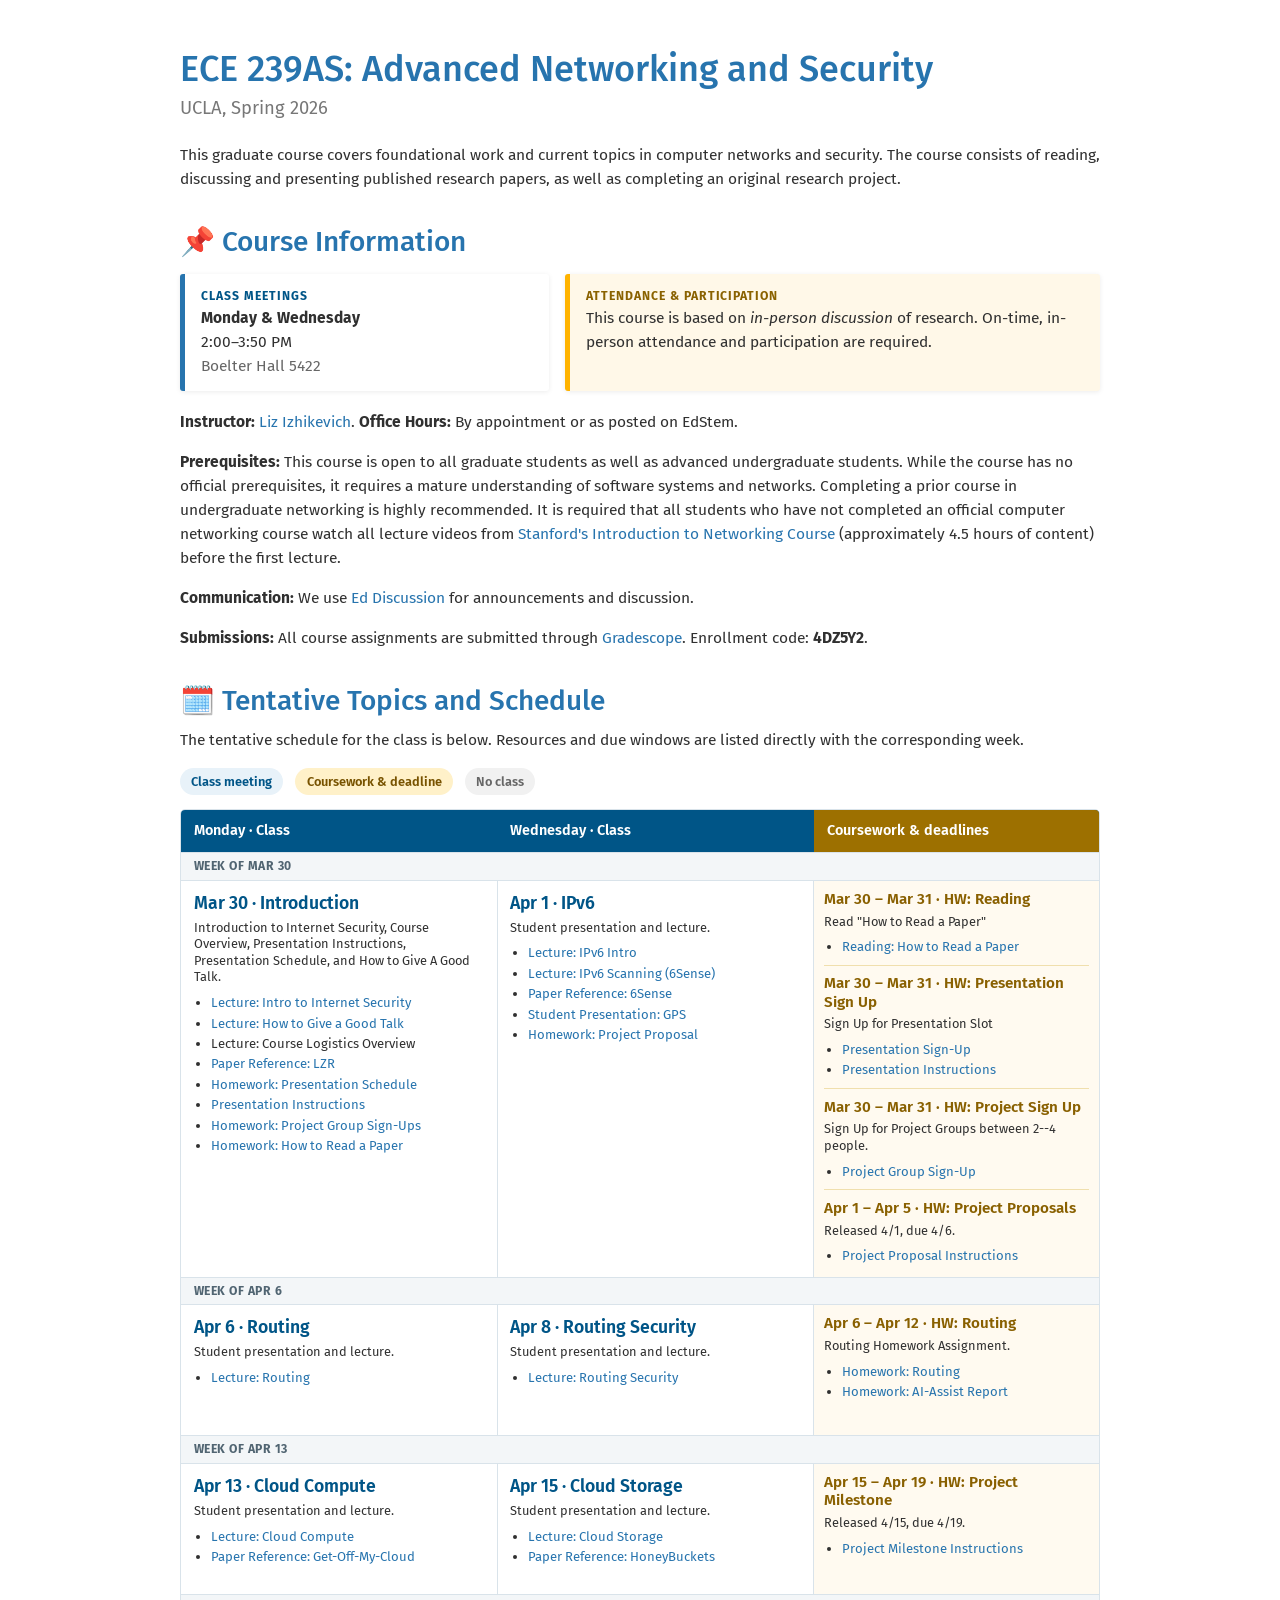
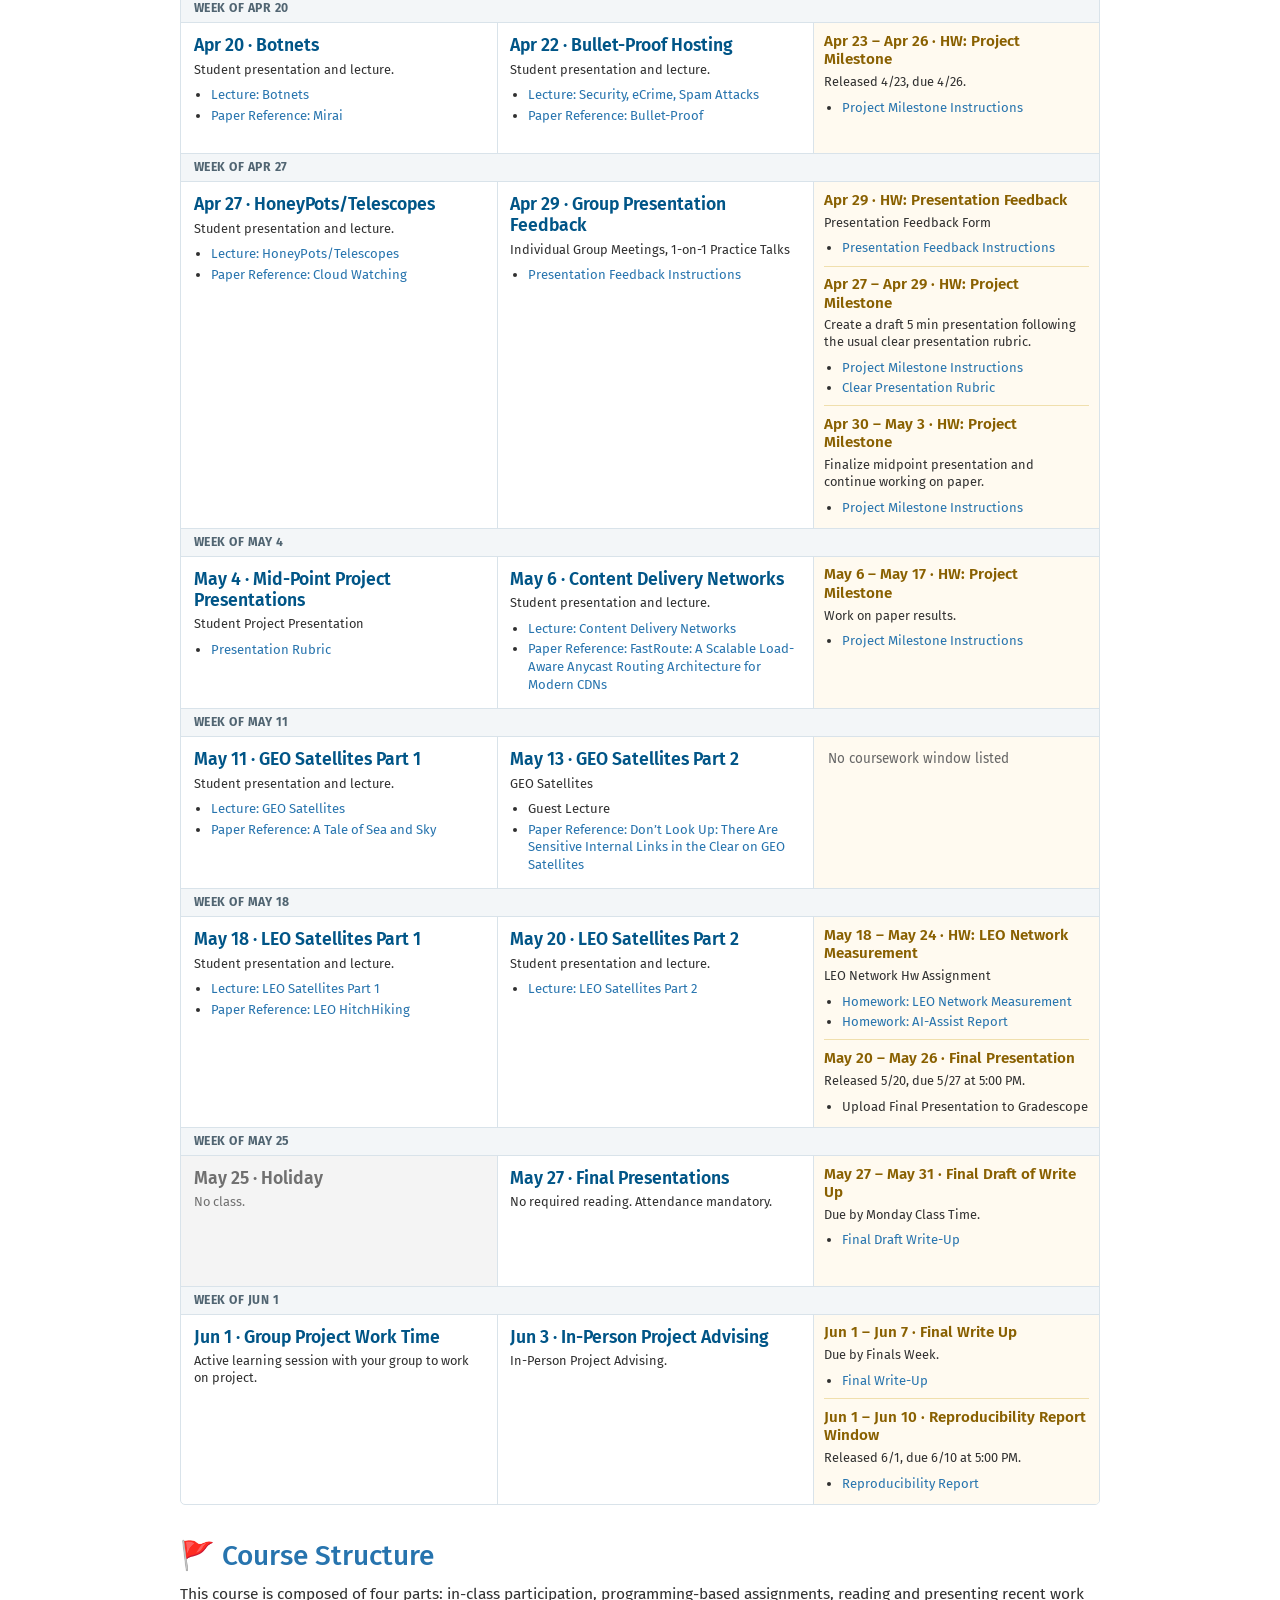
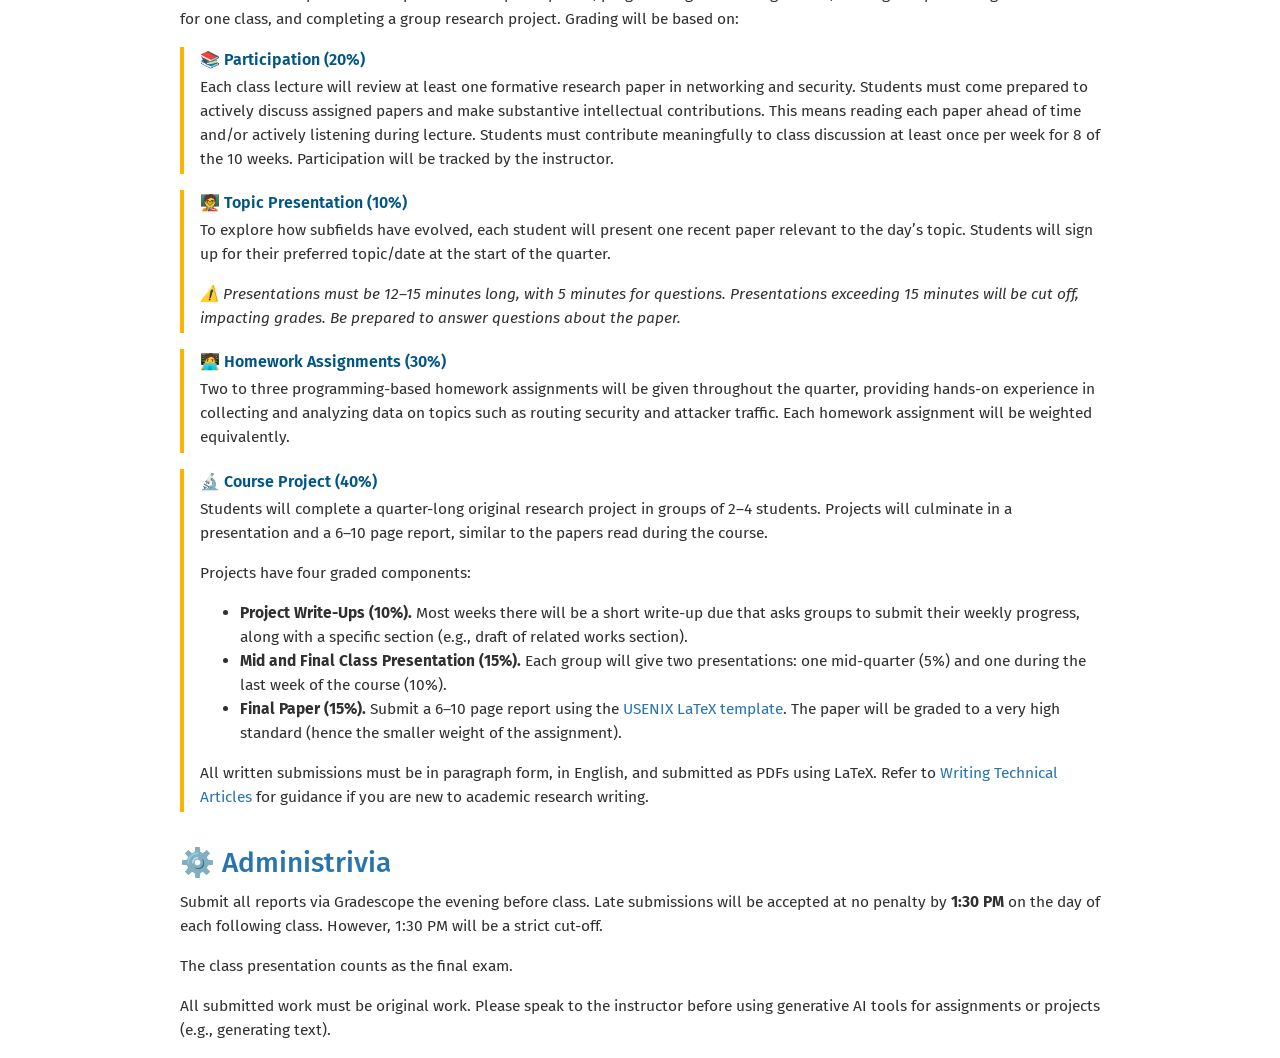
<file: index.html>
<!doctype html>
<html lang="en">
  <head>
    <meta charset="utf-8">
    <meta name="viewport" content="width=device-width, initial-scale=1">
    <link rel="stylesheet" href="https://stackpath.bootstrapcdn.com/bootstrap/4.1.3/css/bootstrap.min.css" integrity="sha384-MCw98/SFnGE8fJT3GXwEOngsV7Zt27NXFoaoApmYm81iuXoPkFOJwJ8ERdknLPMO" crossorigin="anonymous">
    <link rel="stylesheet" href="css/local.css?v=schedule-type">
    <link href="https://fonts.googleapis.com/css?family=Fira+Sans:300,400,500,600,700" rel="stylesheet">
    <title>ECE 239AS: Advanced Networking and Security</title>
  </head>
  <body>
    <main class="container"><div class="row justify-content-md-center"><div class="col col-lg-10">
      <h1>ECE 239AS: Advanced Networking and Security</h1>
      <h3>UCLA, Spring 2026</h3>
      <p>This graduate course covers foundational work and current topics in computer networks and security. The course consists of reading, discussing and presenting published research papers, as well as completing an original research project.</p>

      <h2>📌 Course Information</h2>
      <div class="meeting-grid" aria-label="Course meeting information">
        <section class="meeting-card"><p class="meeting-label">Class meetings</p><p><strong>Monday &amp; Wednesday</strong><br>2:00–3:50 PM<br><span class="muted">Boelter Hall 5422</span></p></section>
        <section class="meeting-card attendance-card"><p class="meeting-label">Attendance &amp; participation</p><p>This course is based on <em>in-person discussion</em> of research. On-time, in-person attendance and participation are required.</p></section>
      </div>
      <p><strong>Instructor:</strong> <a href="https://lizizhikevich.github.io/">Liz Izhikevich</a>. <strong>Office Hours:</strong> By appointment or as posted on EdStem.</p>
      <p><strong>Prerequisites:</strong> This course is open to all graduate students as well as advanced undergraduate students. While the course has no official prerequisites, it requires a mature understanding of software systems and networks. Completing a prior course in undergraduate networking is highly recommended. It is required that all students who have not completed an official computer networking course watch all lecture videos from <a href="https://www.youtube.com/playlist?list=PLoCMsyE1cvdWKsLVyf6cPwCLDIZnOj0NS">Stanford's Introduction to Networking Course</a> (approximately 4.5 hours of content) before the first lecture.</p>
      <p><strong>Communication:</strong> We use <a href="https://edstem.org/us/join/zC6jzZ">Ed Discussion</a> for announcements and discussion.</p>
      <p><strong>Submissions:</strong> All course assignments are submitted through <a href="https://www.gradescope.com/courses/1282202">Gradescope</a>. Enrollment code: <strong>4DZ5Y2</strong>.</p>

      <h2>🗓️ Tentative Topics and Schedule</h2>
      <p>The tentative schedule for the class is below. Resources and due windows are listed directly with the corresponding week.</p>
      <div class="schedule-key" aria-label="Schedule legend"><span class="key-item lecture-key">Class meeting</span><span class="key-item deadline-key">Coursework &amp; deadline</span><span class="key-item holiday-key">No class</span></div>
      <div id="schedule" class="schedule" aria-label="Tentative Spring 2026 schedule"><div class="schedule-head"><div>Monday · Class</div><div>Wednesday · Class</div><div class="deadline-heading">Coursework &amp; deadlines</div></div></div>
      <noscript><p class="noscript-note">Please enable JavaScript to view the course schedule.</p></noscript>

      <h2>🚩 Course Structure</h2>
      <p>This course is composed of four parts: in-class participation, programming-based assignments, reading and presenting recent work for one class, and completing a group research project. Grading will be based on:</p>
      <section class="grading-item"><h4>📚 Participation (20%)</h4><p>Each class lecture will review at least one formative research paper in networking and security. Students must come prepared to actively discuss assigned papers and make substantive intellectual contributions. This means reading each paper ahead of time and/or actively listening during lecture. Students must contribute meaningfully to class discussion at least once per week for 8 of the 10 weeks. Participation will be tracked by the instructor.</p></section>
      <section class="grading-item"><h4>🧑‍🏫 Topic Presentation (10%)</h4><p>To explore how subfields have evolved, each student will present one recent paper relevant to the day’s topic. Students will sign up for their preferred topic/date at the start of the quarter.</p><p><em>⚠️ Presentations must be 12–15 minutes long, with 5 minutes for questions. Presentations exceeding 15 minutes will be cut off, impacting grades. Be prepared to answer questions about the paper.</em></p></section>
      <section class="grading-item"><h4>🧑‍💻 Homework Assignments (30%)</h4><p>Two to three programming-based homework assignments will be given throughout the quarter, providing hands-on experience in collecting and analyzing data on topics such as routing security and attacker traffic. Each homework assignment will be weighted equivalently.</p></section>
      <section class="grading-item"><h4>🔬 Course Project (40%)</h4><p>Students will complete a quarter-long original research project in groups of 2–4 students. Projects will culminate in a presentation and a 6–10 page report, similar to the papers read during the course.</p><p>Projects have four graded components:</p><ul><li><strong>Project Write-Ups (10%).</strong> Most weeks there will be a short write-up due that asks groups to submit their weekly progress, along with a specific section (e.g., draft of related works section).</li><li><strong>Mid and Final Class Presentation (15%).</strong> Each group will give two presentations: one mid-quarter (5%) and one during the last week of the course (10%).</li><li><strong>Final Paper (15%).</strong> Submit a 6–10 page report using the <a href="https://www.usenix.org/conferences/author-resources/paper-templates">USENIX LaTeX template</a>. The paper will be graded to a very high standard (hence the smaller weight of the assignment).</li></ul><p>All written submissions must be in paragraph form, in English, and submitted as PDFs using LaTeX. Refer to <a href="http://www.cs.columbia.edu/~hgs/etc/writing-style.html">Writing Technical Articles</a> for guidance if you are new to academic research writing.</p></section>

      <h2>⚙️ Administrivia</h2>
      <p>Submit all reports via Gradescope the evening before class. Late submissions will be accepted at no penalty by <strong>1:30 PM</strong> on the day of each following class. However, 1:30 PM will be a strict cut-off.</p>
      <p>The class presentation counts as the final exam.</p>
      <p>All submitted work must be original work. Please speak to the instructor before using generative AI tools for assignments or projects (e.g., generating text).</p>
    </div></div></main>
    <script src="schedule-events.js?v=leo-pdfs"></script>
    <script>
      (function () {
        const schedule = document.getElementById('schedule');
        const monthDay = new Intl.DateTimeFormat('en-US', { month: 'short', day: 'numeric', timeZone: 'UTC' });
        const displayDate = value => monthDay.format(new Date(value + 'T00:00:00Z'));
        const weekStart = value => { const date = new Date(value + 'T00:00:00Z'); date.setUTCDate(date.getUTCDate() - ((date.getUTCDay() + 6) % 7)); return date.toISOString().slice(0, 10); };
        const inclusiveEnd = value => { const date = new Date(value + 'T00:00:00Z'); date.setUTCDate(date.getUTCDate() - 1); return date.toISOString().slice(0, 10); };
        const escape = value => String(value).replace(/[&<>"']/g, char => ({ '&': '&amp;', '<': '&lt;', '>': '&gt;', '"': '&quot;', "'": '&#39;' })[char]);
        const resourceLabel = (item, event) => {
          const label = item.label.trim();
          const contextual = {
            'Paper:How to Read a Paper': 'Reading: How to Read a Paper',
            'Clear Presentation Rubric:': 'Clear Presentation Rubric',
            'Presentation Rubric:': 'Presentation Rubric',
            'HW: Leo': 'Homework: LEO Network Measurement'
          };
          if (contextual[label]) return contextual[label];
          if (label === 'Lecture' || label === 'Lecture:') return 'Lecture: ' + event.title;
          if (event.title === 'Bullet-Proof Hosting' && label === 'Lecture: Botnets') return 'Lecture: Security, eCrime, Spam Attacks';
          if (event.title === 'Content Delivery Networks' && label === 'Paper Reference:') return 'Paper Reference: FastRoute: A Scalable Load-Aware Anycast Routing Architecture for Modern CDNs';
          if (event.title === 'GEO Satellites Part 2' && label === 'Paper Reference:') return 'Paper Reference: Don’t Look Up: There Are Sensitive Internal Links in the Clear on GEO Satellites';
          if (label === 'Sign-Up') return event.title === 'HW: Presentation Sign Up' ? 'Presentation Sign-Up' : 'Project Group Sign-Up';
          if (label === 'Instructions') return 'Project Proposal Instructions';
          if (label === 'HW Instructions') return event.title === 'Group Presentation Feedback' ? 'Presentation Feedback Instructions' : event.title.replace(/^HW: /, '') + ' Instructions';
          if (label.indexOf('HW:') === 0) return 'Homework:' + label.slice(3);
          return label;
        };
        const resourceRank = item => {
          const label = item.label.trim();
          if (label.indexOf('Lecture') === 0 || label === 'Guest Lecture') return 0;
          if (label.indexOf('Paper') === 0) return 1;
          if (label.indexOf('Student Presentation') === 0) return 2;
          return 3;
        };
        const resource = (item, event) => { const url = item.url === 'L-CDN.pdf' ? 'lectures/L-CDN.pdf' : item.url; const label = resourceLabel(item, event); return '<li>' + (url ? '<a href="' + escape(url) + '">' + escape(label) + '</a>' : escape(label)) + '</li>'; };
        const lectureDescription = item => (item.description === 'Student Presentation, Lecture' || item.description === 'Student Presentation,Lecture') ? 'Student presentation and lecture.' : item.description || '';
        const lecture = item => '<article class="schedule-item ' + (item.type === 'No Class' ? 'holiday' : '') + '"><h4>' + displayDate(item.start) + ' · ' + escape(item.title) + '</h4><p>' + escape(lectureDescription(item)) + '</p>' + (item.items && item.items.length ? '<ul class="resource-list">' + item.items.slice().sort((a, b) => resourceRank(a) - resourceRank(b)).map(entry => resource(entry, item)).join('') + '</ul>' : '') + '</article>';
        const deadline = item => '<section class="deadline-item"><h4>' + displayDate(item.start) + (item.end && inclusiveEnd(item.end) !== item.start ? ' – ' + displayDate(inclusiveEnd(item.end)) : '') + ' · ' + escape(item.title) + '</h4><p>' + escape(item.description || '') + '</p>' + (item.items && item.items.length ? '<ul class="resource-list">' + item.items.map(entry => resource(entry, item)).join('') + '</ul>' : '') + '</section>';
        const groups = new Map();
        scheduleEvents.forEach(item => { const key = weekStart(item.start); if (!groups.has(key)) groups.set(key, []); groups.get(key).push(item); });
        [...groups.entries()].sort(([a], [b]) => a.localeCompare(b)).forEach(([start, entries], index) => {
          const monday = entries.filter(item => item.type !== 'Homework' && new Date(item.start + 'T00:00:00Z').getUTCDay() === 1);
          const wednesday = entries.filter(item => item.type !== 'Homework' && new Date(item.start + 'T00:00:00Z').getUTCDay() === 3);
          const coursework = entries.filter(item => item.type === 'Homework');
          const section = document.createElement('section'); section.className = 'schedule-week';
          section.innerHTML = '<p class="week-label">Week of ' + displayDate(start) + '</p><div class="class-day">' + (monday.length ? monday.map(lecture).join('') : '<div class="schedule-empty">No class meeting listed</div>') + '</div><div class="class-day">' + (wednesday.length ? wednesday.map(lecture).join('') : '<div class="schedule-empty">No class meeting listed</div>') + '</div><aside class="deadline-list">' + (coursework.length ? coursework.map(deadline).join('') : '<p class="schedule-empty">No coursework window listed</p>') + '</aside>';
          schedule.appendChild(section);
        });
      }());
    </script>
  </body>
</html>
</file>
<file: css/local.css>
:root { --ucla-blue: #2774ae; --ucla-dark-blue: #005587; --ucla-gold: #ffb300; --ink: #303030; --muted: #666; --rule: #d9e3ea; }
body { color: var(--ink); font-family: "Fira Sans", sans-serif; }
h1 { color: var(--ucla-blue); font-size: 2.25rem; font-weight: 500; margin: 3rem 0 0; }
h2 { color: var(--ucla-blue); font-size: 1.75rem; font-weight: 500; margin: 2.1rem 0 .65rem; }
h3 { color: #777; font-size: 1.15rem; font-weight: 400; margin: .35rem 0 1.5rem; }
h4 { font-size: 1rem; font-weight: 600; margin: 0 0 .35rem; }
p, li { font-size: .97rem; line-height: 1.55; }
a { color: var(--ucla-blue); } a:hover { color: #b87500; } .muted { color: var(--muted); }
.meeting-grid { display: grid; gap: 1rem; grid-template-columns: 1fr 1.45fr; margin: 1rem 0 1.2rem; }
.meeting-card { border-left: 5px solid var(--ucla-blue); border-radius: 3px; box-shadow: 0 1px 5px rgba(0,0,0,.08); padding: .8rem 1rem; }
.attendance-card { background: #fff8e8; border-color: var(--ucla-gold); } .meeting-card p { margin: 0; }
.meeting-label { color: var(--ucla-dark-blue); font-size: .76rem !important; font-weight: 700; letter-spacing: .08em; text-transform: uppercase; } .attendance-card .meeting-label { color: #8a6200; }
.schedule-key { display: flex; flex-wrap: wrap; gap: .75rem; margin: .85rem 0; } .key-item { border-radius: 99px; font-size: .8rem; font-weight: 600; padding: .25rem .7rem; }
.lecture-key { background: #e8f2f9; color: var(--ucla-dark-blue); } .deadline-key { background: #fff1c9; color: #785300; } .holiday-key { background: #f1f1f1; color: #666; }
.schedule { border: 1px solid var(--rule); border-radius: 5px; margin-bottom: 1.5rem; overflow: hidden; }
.schedule-head, .schedule-week { display: grid; grid-template-columns: minmax(0, 1fr) minmax(0, 1fr) minmax(220px, .9fr); }
.schedule-head { background: var(--ucla-dark-blue); color: white; font-size: .9rem; font-weight: 600; } .schedule-head div { padding: .65rem .8rem; } .schedule-head .deadline-heading { background: #9d7000; }
.schedule-week { border-top: 1px solid var(--rule); position: relative; } .week-label { background: #f3f6f8; border-bottom: 1px solid var(--rule); color: #516572; font-size: .76rem; font-weight: 700; grid-column: 1 / -1; letter-spacing: .04em; margin: 0; padding: .25rem .8rem; text-transform: uppercase; }
.class-day { border-right: 1px solid var(--rule); } .schedule-item { min-height: 130px; padding: .75rem .8rem; } .schedule-item + .schedule-item { border-top: 1px solid var(--rule); } .schedule-item h4 { color: var(--ucla-dark-blue); font-size: 1.1rem; }
.schedule-item p, .deadline-item p { font-size: .8rem; line-height: 1.3; margin: 0; } .resource-list { margin: .5rem 0 0; padding-left: 1.1rem; } .resource-list li { font-size: .82rem; line-height: 1.34; margin-bottom: .18rem; }
.deadline-list { background: #fffaf0; padding: .55rem .65rem; } .deadline-item + .deadline-item { border-top: 1px solid #f0dfad; margin-top: .55rem; padding-top: .55rem; } .deadline-item h4 { color: #896000; font-size: .95rem; }
.schedule-empty { color: var(--muted); font-size: .84rem; margin: 0; padding: .75rem .8rem; } .deadline-list .schedule-empty { padding: .2rem; } .holiday { background: #f4f4f4; color: #707070; } .holiday h4 { color: #707070; }
.noscript-note { background: #fff1c9; border-left: 4px solid var(--ucla-gold); padding: .75rem 1rem; } .grading-item { border-left: 4px solid var(--ucla-gold); margin: 1rem 0; padding: .2rem 0 .2rem 1rem; } .grading-item h4 { color: var(--ucla-dark-blue); } .grading-item p:last-child { margin-bottom: 0; }
@media (max-width: 650px) { h1 { font-size: 1.85rem; margin-top: 1.5rem; } .meeting-grid { grid-template-columns: 1fr; } .schedule { overflow-x: auto; } .schedule-head, .schedule-week { min-width: 760px; } }
</file>
